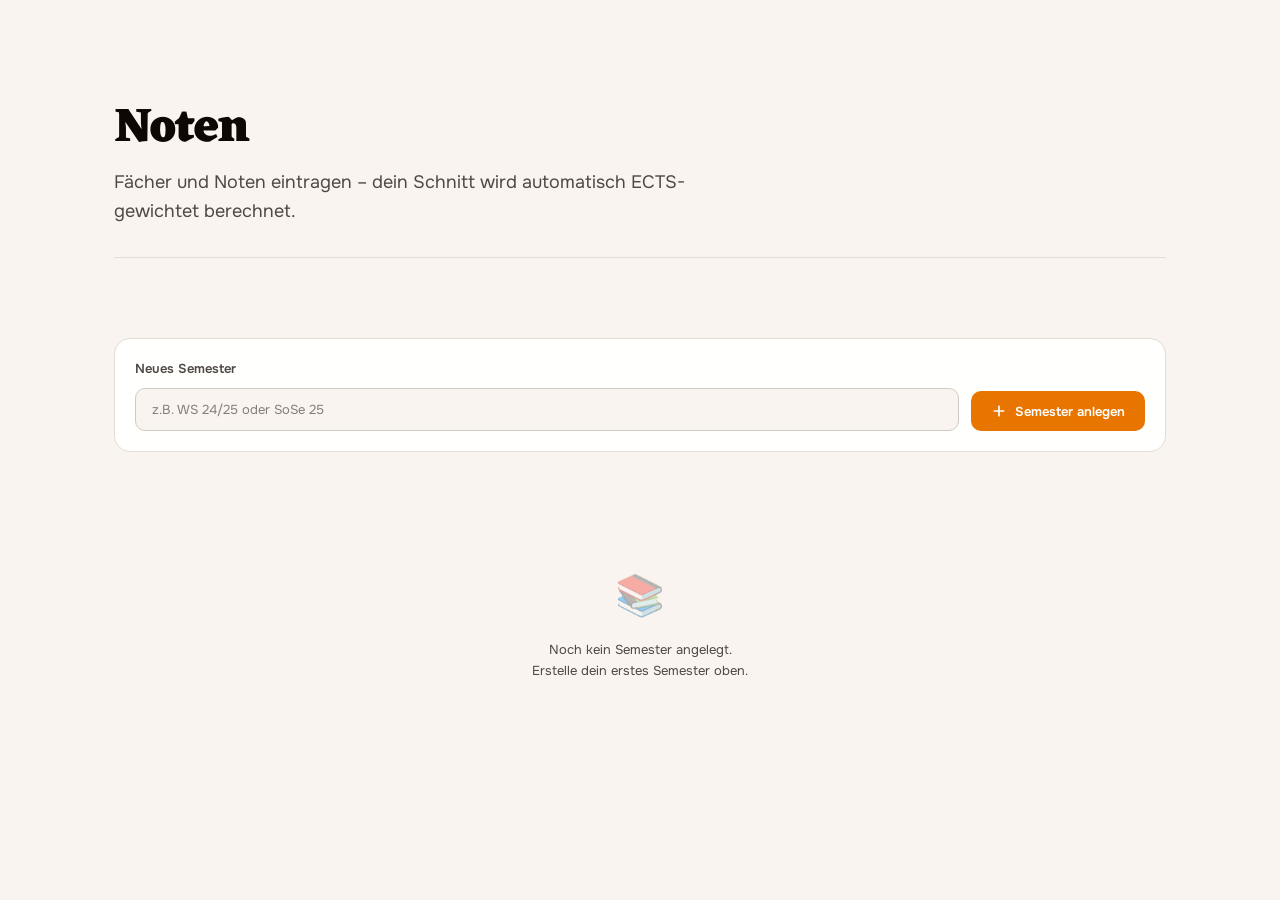
<file: noten.html>
<!DOCTYPE html>
<html lang="de" data-theme="light">
<head>
  <meta charset="UTF-8" />
  <meta name="viewport" content="width=device-width, initial-scale=1.0" />
  <title>StudyFlow – Noten</title>
  <link rel="stylesheet" href="css/style.css" />
  <link rel="stylesheet" href="css/components.css" />
  <style>
    /* ── Summary bar ── */
    .grade-summary {
      display: flex;
      gap: var(--sp-4);
      margin-bottom: var(--sp-8);
      flex-wrap: wrap;
    }

    /* ── Semester block ── */
    .semester-block {
      margin-bottom: var(--sp-6);
    }

    .semester-header {
      display: flex;
      align-items: center;
      justify-content: space-between;
      padding: var(--sp-4) var(--sp-5);
      background-color: var(--bg-subtle);
      border-radius: var(--r-md) var(--r-md) 0 0;
      cursor: pointer;
      user-select: none;
      transition: background-color var(--t-fast);
    }

    .semester-header:hover {
      background-color: var(--bg-muted);
    }

    .semester-header-left {
      display: flex;
      align-items: center;
      gap: var(--sp-3);
    }

    .semester-name {
      font-family: 'Eczar', Georgia, serif;
      font-size: var(--text-md);
      font-weight: 700;
      color: var(--fg);
    }

    .semester-avg {
      font-family: 'Eczar', Georgia, serif;
      font-size: var(--text-xl);
      font-weight: 800;
      line-height: 1;
    }

    .semester-body {
      border: 1px solid var(--border-subtle);
      border-top: none;
      border-radius: 0 0 var(--r-md) var(--r-md);
      overflow: hidden;
    }

    /* ── Flex-basierte Modulliste ── */
    .subjects-list {
      width: 100%;
    }

    /* Header-Zeile */
    .subjects-header {
      display: flex;
      align-items: center;
      padding: var(--sp-2) var(--sp-4);
      background-color: var(--bg-elevated);
      font-size: var(--text-xs);
      font-weight: 600;
      color: var(--fg-3);
      text-transform: uppercase;
      letter-spacing: 0.06em;
    }

    /* Jede Modul-Zeile */
    .subject-row-flex {
      display: flex;
      align-items: center;
      padding: var(--sp-3) var(--sp-4);
      min-height: 52px;
      border-bottom: 1px solid var(--border-subtle);
    }

    .subject-row-flex:last-of-type {
      border-bottom: none;
    }

    .subject-item:nth-child(even) .subject-row-flex {
      background-color: var(--bg);
    }

    .subject-item:nth-child(odd) .subject-row-flex {
      background-color: var(--bg-elevated);
    }

    /* Spalten-Breiten */
    .col-name    { flex: 1; min-width: 0; font-weight: 500; }
    /* Input im Edit-Mode nicht unbegrenzt wachsen lassen */
    .col-name .form-input { max-width: 320px; }
    .col-note    { width: 80px; flex-shrink: 0; }
    .col-note .form-input { width: 100%; }
    .col-ects    { width: 80px; flex-shrink: 0; }
    .col-ects .form-input { width: 100%; }
    .col-actions { width: 88px; flex-shrink: 0; display: flex; justify-content: flex-end; gap: var(--sp-2); align-items: center; }

    /* Add subject row */
    .add-subject-row {
      display: flex;
      gap: var(--sp-2);
      padding: var(--sp-3) var(--sp-4);
      background-color: var(--bg-subtle);
      border-top: 1px solid var(--border-subtle);
      align-items: center;
      flex-wrap: wrap;
    }

    .add-subject-row .form-input {
      flex: 2;
      min-width: 120px;
    }

    .add-subject-row .form-input.narrow {
      flex: 1;
      min-width: 80px;
    }

    /* Add semester form */
    .add-semester-form {
      display: flex;
      gap: var(--sp-3);
      align-items: flex-end;
      flex-wrap: wrap;
      padding: var(--sp-5);
      background-color: var(--bg-elevated);
      border: 1px solid var(--border-subtle);
      border-radius: var(--r-lg);
      margin-bottom: var(--sp-8);
    }

    .add-semester-form .form-group {
      flex: 1;
      min-width: 160px;
    }

    /* ── Statische Noten-/ECTS-Anzeige ── */
    .grade-display,
    .ects-display {
      font-family: 'Eczar', Georgia, serif;
      font-weight: 700;
      font-size: var(--text-md);
      color: var(--fg);
    }

    .subject-actions {
      display: flex;
      gap: var(--sp-2);
      align-items: center;
      justify-content: flex-end;
    }

    /* ── Expand-Toggle (Pfeil links neben Fachname) ── */
    .expand-toggle {
      background: none;
      border: none;
      padding: 0;
      cursor: pointer;
      color: var(--fg-3);
      display: inline-flex;
      align-items: center;
      justify-content: center;
      width: 20px;
      height: 20px;
      border-radius: var(--r-sm);
      margin-right: var(--sp-1);
      flex-shrink: 0;
      transition: color var(--t-fast), transform var(--t-fast), background-color var(--t-fast);
      vertical-align: middle;
    }

    .expand-toggle:hover {
      color: var(--fg);
      background-color: var(--bg-muted);
    }

    .expand-toggle.expanded {
      transform: rotate(90deg);
      color: var(--accent);
    }

    /* ── col-name braucht Flex für Button+Text nebeneinander ── */
    .col-name {
      display: flex;
      align-items: center;
    }

    /* ── Teilleistungen-Panel (ein- und ausklappbar) ── */
    .sub-grades-row {
      display: none;
    }

    .sub-grades-row.is-expanded {
      display: block;
    }

    .sub-grades-inner {
      border-left: 3px solid var(--accent);
      background-color: var(--bg-subtle);
    }

    /* Flex-Zeilen innerhalb des Panels */
    .sg-row {
      display: flex;
      align-items: center;
      gap: var(--sp-3);
      padding: var(--sp-2) var(--sp-4);
      border-bottom: 1px solid var(--border-subtle);
    }

    .sg-row:last-child {
      border-bottom: none;
    }

    .sg-col-name {
      flex: 1;
      min-width: 0;
      display: flex;
      align-items: center;
      gap: var(--sp-2);
      font-size: var(--text-sm);
      color: var(--fg-2);
    }

    .sg-col-note {
      width: 80px;
      flex-shrink: 0;
    }

    /* Note-Input in Sub-Grade-Zeilen: gleiche Breite wie Spalte */
    .sg-col-note .form-input {
      width: 100% !important;
    }

    .sg-col-actions {
      width: 88px;
      flex-shrink: 0;
      display: flex;
      justify-content: flex-end;
      align-items: center;
      gap: var(--sp-2);
    }

    .sub-grade-tree-char {
      color: var(--fg-3);
      font-size: var(--text-xs);
      flex-shrink: 0;
    }

    /* ── Berechnete Note (readonly aus Teilleistungen) ── */
    .computed-grade {
      font-family: 'Eczar', Georgia, serif;
      font-weight: 700;
      font-size: var(--text-md);
      cursor: help;
      display: inline-block;
      vertical-align: middle;
      /* text-decoration statt border-bottom → kein Einfluss auf Zeilenhöhe */
      text-decoration: underline;
      text-decoration-style: dashed;
      text-decoration-color: var(--border);
      text-underline-offset: 3px;
    }

    /* ── Semesterschnitt-Block (ECTS + ungewichtet) ── */
    .sem-avg-block {
      display: flex;
      gap: var(--sp-3);
      align-items: center;
    }

    .sem-avg-item {
      display: flex;
      flex-direction: column;
      align-items: center;
      gap: 1px;
    }

    .sem-avg-label {
      font-size: 9px;
      color: var(--fg-3);
      font-weight: 700;
      text-transform: uppercase;
      letter-spacing: 0.06em;
      line-height: 1;
      font-family: 'Onest', sans-serif;
    }
  </style>
</head>
<body>
  <main class="page">
    <div class="page-header anim-up-1">
      <h1>Noten</h1>
      <p>Fächer und Noten eintragen – dein Schnitt wird automatisch ECTS-gewichtet berechnet.</p>
    </div>

    <!-- Gesamtüberblick -->
    <div class="grade-summary anim-up-2" id="gradeSummary"></div>

    <!-- Semester hinzufügen -->
    <div class="add-semester-form anim-up-3">
      <div class="form-group">
        <label class="form-label" for="semesterNameInput">Neues Semester</label>
        <input class="form-input" type="text" id="semesterNameInput"
               placeholder="z.B. WS 24/25 oder SoSe 25" maxlength="40" />
      </div>
      <button class="btn btn-primary" id="addSemesterBtn">
        <svg xmlns="http://www.w3.org/2000/svg" width="16" height="16" viewBox="0 0 24 24"
             fill="none" stroke="currentColor" stroke-width="2.5"
             stroke-linecap="round" stroke-linejoin="round" aria-hidden="true">
          <line x1="12" y1="5" x2="12" y2="19"/>
          <line x1="5" y1="12" x2="19" y2="12"/>
        </svg>
        Semester anlegen
      </button>
    </div>

    <!-- Semester-Liste -->
    <div id="semesterList">
      <div class="empty-state" style="padding-top: var(--sp-20)">
        <div class="empty-state-icon">📚</div>
        <p>Noch kein Semester angelegt.<br>Erstelle dein erstes Semester oben.</p>
      </div>
    </div>
  </main>

  <script src="js/app.js"></script>
  <script src="js/noten.js"></script>
</body>
</html>
</file>
<file: css/style.css>
/* ═══════════════════════════════════════════════════════════
   Fonts
═══════════════════════════════════════════════════════════ */
@import url('https://fonts.googleapis.com/css2?family=Eczar:wght@400..800&family=Onest:wght@300;400;500;600;700&display=swap');

/* ═══════════════════════════════════════════════════════════
   Design Tokens
═══════════════════════════════════════════════════════════ */
:root {
  /* Brand accent – warm amber-gold */
  --accent:       oklch(0.68 0.18 58);
  --accent-hover: oklch(0.60 0.20 58);
  --accent-dim:   oklch(0.68 0.18 58 / 0.15);

  /* Semantic grade colors */
  --grade-good:   oklch(0.60 0.15 140);
  --grade-mid:    oklch(0.70 0.16 72);
  --grade-bad:    oklch(0.58 0.18 25);

  /* Calendar event colors – warm, cohesive with amber accent */
  --cal-exam:  oklch(0.56 0.16 35);
  --cal-study: oklch(0.57 0.13 145);

  /* Type scale (fixed rem for app UI) */
  --text-xs:   0.6875rem;   /* 11px */
  --text-sm:   0.8125rem;   /* 13px */
  --text-base: 0.9375rem;   /* 15px */
  --text-md:   1rem;        /* 16px */
  --text-lg:   1.125rem;    /* 18px */
  --text-xl:   1.25rem;     /* 20px */
  --text-2xl:  1.5rem;      /* 24px */
  --text-3xl:  1.875rem;    /* 30px */
  --text-4xl:  2.25rem;     /* 36px */
  --text-5xl:  3rem;        /* 48px */
  --text-6xl:  3.75rem;     /* 60px */

  /* 4pt spacing scale */
  --sp-1:  0.25rem;   /* 4px  */
  --sp-2:  0.5rem;    /* 8px  */
  --sp-3:  0.75rem;   /* 12px */
  --sp-4:  1rem;      /* 16px */
  --sp-5:  1.25rem;   /* 20px */
  --sp-6:  1.5rem;    /* 24px */
  --sp-8:  2rem;      /* 32px */
  --sp-10: 2.5rem;    /* 40px */
  --sp-12: 3rem;      /* 48px */
  --sp-16: 4rem;      /* 64px */
  --sp-20: 5rem;      /* 80px */

  /* Radii */
  --r-sm:   6px;
  --r-md:   10px;
  --r-lg:   16px;
  --r-xl:   22px;
  --r-full: 9999px;

  /* Easing */
  --ease-out: cubic-bezier(0.16, 1, 0.3, 1);

  /* Transitions */
  --t-fast: 100ms var(--ease-out);
  --t-base: 180ms var(--ease-out);
  --t-slow: 320ms var(--ease-out);

  /* Navbar */
  --navbar-h: 62px;
}

/* ── Light theme ─────────────────────────────────────────── */
[data-theme="light"] {
  --bg:          oklch(0.97 0.009 75);
  --bg-elevated: oklch(1.00 0.002 75);
  --bg-subtle:   oklch(0.93 0.012 75);
  --bg-muted:    oklch(0.88 0.016 75);

  --fg:          oklch(0.14 0.018 60);
  --fg-2:        oklch(0.41 0.013 65);
  --fg-3:        oklch(0.60 0.009 70);

  --border:        oklch(0.84 0.012 75);
  --border-subtle: oklch(0.90 0.008 75);

  --shadow:    0 1px 3px oklch(0.14 0.018 60 / 0.08), 0 4px 16px oklch(0.14 0.018 60 / 0.07);
  --shadow-lg: 0 8px 36px oklch(0.14 0.018 60 / 0.12);

  --accent-on-bg: var(--accent);
}

/* ── Dark theme ──────────────────────────────────────────── */
[data-theme="dark"] {
  --bg:          oklch(0.13 0.012 55);
  --bg-elevated: oklch(0.18 0.014 55);
  --bg-subtle:   oklch(0.22 0.016 58);
  --bg-muted:    oklch(0.27 0.018 60);

  --fg:          oklch(0.94 0.007 75);
  --fg-2:        oklch(0.71 0.010 70);
  --fg-3:        oklch(0.51 0.008 68);

  --border:        oklch(0.29 0.016 58);
  --border-subtle: oklch(0.23 0.012 55);

  --shadow:    0 1px 3px oklch(0 0 0 / 0.32), 0 4px 16px oklch(0 0 0 / 0.26);
  --shadow-lg: 0 8px 40px oklch(0 0 0 / 0.46);

  --accent-on-bg: oklch(0.78 0.16 58);
}

/* ═══════════════════════════════════════════════════════════
   Reset
═══════════════════════════════════════════════════════════ */
*,
*::before,
*::after {
  box-sizing: border-box;
  margin: 0;
  padding: 0;
}

html {
  font-size: 16px;
  -webkit-text-size-adjust: 100%;
  scroll-behavior: smooth;
}

body {
  font-family: 'Onest', system-ui, -apple-system, sans-serif;
  font-size: var(--text-base);
  background-color: var(--bg);
  color: var(--fg);
  line-height: 1.6;
  min-height: 100vh;
  padding-top: var(--navbar-h);
  transition: background-color var(--t-base), color var(--t-base);
}

a {
  color: inherit;
  text-decoration: none;
}

img,
svg {
  display: block;
  max-width: 100%;
}

button {
  cursor: pointer;
  font-family: inherit;
  font-size: inherit;
  border: none;
  background: none;
  color: inherit;
}

input,
select,
textarea {
  font-family: inherit;
  font-size: inherit;
  color: inherit;
}

ul,
ol {
  list-style: none;
}

/* ═══════════════════════════════════════════════════════════
   Typography
═══════════════════════════════════════════════════════════ */
h1, h2, h3, h4, h5, h6 {
  font-family: 'Eczar', Georgia, serif;
  line-height: 1.12;
  color: var(--fg);
}

h1 { font-size: var(--text-4xl); font-weight: 800; letter-spacing: -0.02em; }
h2 { font-size: var(--text-3xl); font-weight: 700; letter-spacing: -0.015em; }
h3 { font-size: var(--text-2xl); font-weight: 700; }
h4 { font-size: var(--text-xl);  font-weight: 600; }
h5 { font-size: var(--text-lg);  font-weight: 600; }

p {
  color: var(--fg-2);
  max-width: 66ch;
}

small {
  font-size: var(--text-sm);
  color: var(--fg-3);
}

/* ═══════════════════════════════════════════════════════════
   Page Layout
═══════════════════════════════════════════════════════════ */
.page {
  max-width: 1100px;
  margin: 0 auto;
  padding: var(--sp-10) var(--sp-6);
}

.page-header {
  margin-bottom: var(--sp-12);
  padding-bottom: var(--sp-8);
  border-bottom: 1px solid var(--border-subtle);
}

.page-header h1 {
  font-size: var(--text-5xl);
  margin-bottom: var(--sp-3);
}

.page-header p {
  font-size: var(--text-lg);
  max-width: 52ch;
}

/* Two-column responsive grid */
.grid-2 {
  display: grid;
  grid-template-columns: repeat(auto-fit, minmax(300px, 1fr));
  gap: var(--sp-6);
}

/* Three-column responsive grid */
.grid-3 {
  display: grid;
  grid-template-columns: repeat(auto-fit, minmax(220px, 1fr));
  gap: var(--sp-4);
}

/* Sidebar layout: 2/3 + 1/3 */
.layout-sidebar {
  display: grid;
  grid-template-columns: 1fr 340px;
  gap: var(--sp-8);
  align-items: start;
}

/* ═══════════════════════════════════════════════════════════
   Utility Classes
═══════════════════════════════════════════════════════════ */
.sr-only {
  position: absolute;
  width: 1px;
  height: 1px;
  padding: 0;
  margin: -1px;
  overflow: hidden;
  clip: rect(0, 0, 0, 0);
  border: 0;
}

/* Flex shortcuts */
.flex         { display: flex; }
.flex-col     { display: flex; flex-direction: column; }
.items-center { align-items: center; }
.items-start  { align-items: flex-start; }
.justify-between { justify-content: space-between; }
.justify-center  { justify-content: center; }
.flex-1       { flex: 1; }
.flex-wrap    { flex-wrap: wrap; }

/* Gap */
.gap-1 { gap: var(--sp-1); }
.gap-2 { gap: var(--sp-2); }
.gap-3 { gap: var(--sp-3); }
.gap-4 { gap: var(--sp-4); }
.gap-6 { gap: var(--sp-6); }

/* Margin */
.mt-2  { margin-top: var(--sp-2); }
.mt-4  { margin-top: var(--sp-4); }
.mt-6  { margin-top: var(--sp-6); }
.mt-8  { margin-top: var(--sp-8); }
.mt-12 { margin-top: var(--sp-12); }
.mb-2  { margin-bottom: var(--sp-2); }
.mb-4  { margin-bottom: var(--sp-4); }
.mb-6  { margin-bottom: var(--sp-6); }
.mb-8  { margin-bottom: var(--sp-8); }

/* Text */
.text-xs      { font-size: var(--text-xs); }
.text-sm      { font-size: var(--text-sm); }
.text-lg      { font-size: var(--text-lg); }
.text-xl      { font-size: var(--text-xl); }
.text-accent  { color: var(--accent-on-bg); }
.text-muted   { color: var(--fg-3); }
.text-2nd     { color: var(--fg-2); }
.font-semibold { font-weight: 600; }
.font-bold     { font-weight: 700; }
.text-center   { text-align: center; }

/* Divider */
.divider {
  height: 1px;
  background-color: var(--border-subtle);
  margin: var(--sp-6) 0;
}

/* ═══════════════════════════════════════════════════════════
   Empty State
═══════════════════════════════════════════════════════════ */
.empty-state {
  display: flex;
  flex-direction: column;
  align-items: center;
  justify-content: center;
  padding: var(--sp-16) var(--sp-8);
  text-align: center;
  color: var(--fg-3);
  gap: var(--sp-3);
}

.empty-state-icon {
  font-size: 2.5rem;
  opacity: 0.4;
}

.empty-state p {
  font-size: var(--text-sm);
  max-width: 36ch;
  margin: 0 auto;
}

/* ═══════════════════════════════════════════════════════════
   Responsive
═══════════════════════════════════════════════════════════ */
@media (max-width: 768px) {
  .layout-sidebar {
    grid-template-columns: 1fr;
  }
}

@media (max-width: 640px) {
  .page {
    padding: var(--sp-6) var(--sp-4);
  }

  h1 { font-size: var(--text-3xl); }
  h2 { font-size: var(--text-2xl); }
  h3 { font-size: var(--text-xl); }
}
</file>
<file: css/components.css>
/* ═══════════════════════════════════════════════════════════
   Navbar
═══════════════════════════════════════════════════════════ */
.navbar {
  position: fixed;
  top: 0;
  left: 0;
  right: 0;
  height: var(--navbar-h);
  z-index: 100;
  background-color: var(--bg-elevated);
  border-bottom: 1px solid var(--border-subtle);
  transition: background-color var(--t-base), border-color var(--t-base);
}

.navbar-inner {
  max-width: 1100px;
  margin: 0 auto;
  padding: 0 var(--sp-6);
  height: 100%;
  display: flex;
  align-items: center;
  gap: var(--sp-6);
}

.navbar-brand {
  font-family: 'Onest', system-ui, sans-serif;
  font-size: var(--text-xl);
  font-weight: 700;
  color: var(--fg);
  letter-spacing: -0.03em;
  flex-shrink: 0;
}

.navbar-brand span {
  color: var(--accent-on-bg);
}

.navbar-links {
  display: flex;
  align-items: center;
  gap: var(--sp-1);
  flex: 1;
}

.nav-link {
  font-size: var(--text-sm);
  font-weight: 500;
  color: var(--fg-2);
  padding: var(--sp-2) var(--sp-3);
  border-radius: var(--r-sm);
  transition: color var(--t-fast), background-color var(--t-fast);
  white-space: nowrap;
}

.nav-link:hover {
  color: var(--fg);
  background-color: var(--bg-subtle);
}

.nav-link.active {
  color: var(--accent-on-bg);
  background-color: var(--accent-dim);
  font-weight: 700;
}

.navbar-actions {
  margin-left: auto;
  flex-shrink: 0;
}

/* ── Profile dropdown ──────────────────────────────────── */
.profile-wrapper {
  position: relative;
}

.profile-btn {
  display: flex;
  align-items: center;
  gap: var(--sp-2);
  padding: var(--sp-2) var(--sp-3);
  border-radius: var(--r-md);
  transition: background-color var(--t-fast);
}

.profile-btn:hover {
  background-color: var(--bg-subtle);
}

.profile-avatar {
  width: 28px;
  height: 28px;
  border-radius: var(--r-full);
  background-color: var(--accent-dim);
  color: var(--accent-on-bg);
  font-size: var(--text-sm);
  font-weight: 700;
  display: flex;
  align-items: center;
  justify-content: center;
  flex-shrink: 0;
}

.profile-name {
  font-size: var(--text-sm);
  font-weight: 500;
  color: var(--fg);
  max-width: 100px;
  overflow: hidden;
  text-overflow: ellipsis;
  white-space: nowrap;
}

.profile-chevron {
  width: 14px;
  height: 14px;
  color: var(--fg-3);
  transition: transform var(--t-fast);
}

.profile-btn[aria-expanded="true"] .profile-chevron {
  transform: rotate(180deg);
}

.profile-dropdown {
  position: absolute;
  top: calc(100% + var(--sp-2));
  right: 0;
  width: 220px;
  background-color: var(--bg-elevated);
  border: 1px solid var(--border);
  border-radius: var(--r-lg);
  box-shadow: var(--shadow-lg);
  overflow: hidden;
  z-index: 200;

  transform: translateY(-6px) scale(0.97);
  opacity: 0;
  pointer-events: none;
  transition:
    transform var(--t-base),
    opacity var(--t-base);
}

.profile-dropdown.open {
  transform: translateY(0) scale(1);
  opacity: 1;
  pointer-events: auto;
}

.dropdown-header {
  padding: var(--sp-4) var(--sp-4) var(--sp-3);
}

.dropdown-user-name {
  font-size: var(--text-sm);
  font-weight: 600;
  color: var(--fg);
  display: block;
}

.dropdown-user-sub {
  font-size: var(--text-xs);
  color: var(--fg-3);
  display: block;
  margin-top: 2px;
}

.dropdown-divider {
  height: 1px;
  background-color: var(--border-subtle);
}

/* Theme row */
.theme-row {
  display: flex;
  align-items: center;
  justify-content: space-between;
  padding: var(--sp-3) var(--sp-4);
}

.theme-row-label {
  font-size: var(--text-sm);
  color: var(--fg-2);
}

/* Segmented theme switcher (Mond / Sonne) */
.theme-switcher {
  display: flex;
  background-color: var(--bg-muted);
  border-radius: var(--r-full);
  padding: 2px;
  gap: 1px;
}

.theme-opt {
  display: flex;
  align-items: center;
  justify-content: center;
  width: 28px;
  height: 24px;
  border-radius: var(--r-full);
  color: var(--fg-3);
  transition: background-color var(--t-base), color var(--t-base), box-shadow var(--t-base);
}

.theme-opt:hover {
  color: var(--fg-2);
}

.theme-opt.active {
  background-color: var(--bg-elevated);
  color: var(--fg);
  box-shadow: 0 1px 3px oklch(0 0 0 / 0.12);
}

/* Dropdown action item */
.dropdown-item {
  display: block;
  width: 100%;
  text-align: left;
  padding: var(--sp-3) var(--sp-4);
  font-size: var(--text-sm);
  color: var(--fg-2);
  transition: background-color var(--t-fast), color var(--t-fast);
}

.dropdown-item:hover {
  background-color: var(--bg-subtle);
  color: var(--fg);
}

/* Mobile navbar */
@media (max-width: 640px) {
  .navbar-inner {
    padding: 0 var(--sp-4);
    gap: var(--sp-3);
  }

  .navbar-links {
    gap: 0;
  }

  .nav-link {
    padding: var(--sp-2) var(--sp-2);
    font-size: var(--text-xs);
  }

  .profile-name {
    display: none;
  }
}

/* ═══════════════════════════════════════════════════════════
   Buttons
═══════════════════════════════════════════════════════════ */
.btn {
  display: inline-flex;
  align-items: center;
  justify-content: center;
  gap: var(--sp-2);
  padding: var(--sp-3) var(--sp-5);
  border-radius: var(--r-md);
  font-size: var(--text-sm);
  font-weight: 600;
  line-height: 1;
  white-space: nowrap;
  transition: background-color var(--t-fast), color var(--t-fast), transform var(--t-fast), box-shadow var(--t-fast);
  user-select: none;
}

.btn:active {
  transform: scale(0.97);
}

.btn-primary {
  background-color: var(--accent);
  color: white;
}

.btn-primary:hover {
  background-color: var(--accent-hover);
}

.btn-secondary {
  background-color: var(--bg-subtle);
  color: var(--fg);
}

.btn-secondary:hover {
  background-color: var(--bg-muted);
}

.btn-ghost {
  color: var(--fg-2);
}

.btn-ghost:hover {
  background-color: var(--bg-subtle);
  color: var(--fg);
}

.btn-danger {
  background-color: oklch(0.58 0.20 25 / 0.12);
  color: var(--grade-bad);
}

.btn-danger:hover {
  background-color: oklch(0.58 0.20 25 / 0.20);
}

.btn-sm {
  padding: var(--sp-2) var(--sp-3);
  font-size: var(--text-xs);
  border-radius: var(--r-sm);
  min-width: 32px;
  min-height: 32px;
}

.btn-lg {
  padding: var(--sp-4) var(--sp-8);
  font-size: var(--text-md);
  border-radius: var(--r-lg);
}

.btn-icon {
  width: 34px;
  height: 34px;
  padding: 0;
  border-radius: var(--r-sm);
}

/* ═══════════════════════════════════════════════════════════
   Cards
═══════════════════════════════════════════════════════════ */
.card {
  background-color: var(--bg-elevated);
  border: 1px solid var(--border-subtle);
  border-radius: var(--r-lg);
  padding: var(--sp-6);
  transition: border-color var(--t-base), box-shadow var(--t-base);
  box-shadow: var(--shadow);
}

.card-hover:hover {
  border-color: var(--border);
  box-shadow: var(--shadow-lg);
}

.card-header {
  display: flex;
  align-items: center;
  justify-content: space-between;
  margin-bottom: var(--sp-5);
}

.card-title {
  font-family: 'Eczar', Georgia, serif;
  font-size: var(--text-md);
  font-weight: 700;
  color: var(--fg);
}

.card-subtitle {
  font-size: var(--text-xs);
  color: var(--fg-3);
  margin-top: 2px;
}

/* Stat card */
.stat-card {
  background-color: var(--bg-elevated);
  border: 1px solid var(--border-subtle);
  border-radius: var(--r-lg);
  padding: var(--sp-6);
}

.stat-label {
  font-size: var(--text-xs);
  font-weight: 600;
  color: var(--fg-3);
  text-transform: uppercase;
  letter-spacing: 0.06em;
  margin-bottom: var(--sp-2);
}

.stat-value {
  font-family: 'Eczar', Georgia, serif;
  font-size: var(--text-4xl);
  font-weight: 800;
  color: var(--fg);
  line-height: 1;
  letter-spacing: -0.03em;
}

.stat-unit {
  font-size: var(--text-lg);
  font-weight: 600;
  color: var(--fg-3);
  margin-left: 2px;
}

.stat-sub {
  font-size: var(--text-xs);
  color: var(--fg-3);
  margin-top: var(--sp-2);
}

/* ═══════════════════════════════════════════════════════════
   Form Elements
═══════════════════════════════════════════════════════════ */
.form-group {
  display: flex;
  flex-direction: column;
  gap: var(--sp-2);
}

.form-label {
  font-size: var(--text-sm);
  font-weight: 600;
  color: var(--fg-2);
}

.form-input,
.form-select {
  width: 100%;
  padding: var(--sp-3) var(--sp-4);
  background-color: var(--bg);
  border: 1px solid var(--border);
  border-radius: var(--r-md);
  color: var(--fg);
  font-size: var(--text-sm);
  transition: border-color var(--t-fast), box-shadow var(--t-fast);
  appearance: none;
  -webkit-appearance: none;
}

.form-input:focus,
.form-select:focus {
  outline: none;
  border-color: var(--accent-on-bg);
  box-shadow: 0 0 0 3px var(--accent-dim);
}

.form-input::placeholder {
  color: var(--fg-3);
}

.form-select {
  background-image: url("data:image/svg+xml,%3Csvg xmlns='http://www.w3.org/2000/svg' width='12' height='12' viewBox='0 0 24 24' fill='none' stroke='%23888' stroke-width='2' stroke-linecap='round' stroke-linejoin='round'%3E%3Cpolyline points='6 9 12 15 18 9'%3E%3C/polyline%3E%3C/svg%3E");
  background-repeat: no-repeat;
  background-position: right var(--sp-3) center;
  padding-right: var(--sp-8);
  cursor: pointer;
}

/* Checkbox group (days of week) */
.checkbox-group {
  display: flex;
  flex-wrap: wrap;
  gap: var(--sp-2);
}

.day-checkbox {
  display: none;
}

.day-label {
  display: flex;
  align-items: center;
  justify-content: center;
  width: 36px;
  height: 36px;
  border-radius: var(--r-sm);
  border: 1px solid var(--border);
  font-size: var(--text-xs);
  font-weight: 600;
  color: var(--fg-3);
  cursor: pointer;
  transition: border-color var(--t-fast), background-color var(--t-fast), color var(--t-fast);
  user-select: none;
}

.day-label:hover {
  border-color: var(--accent-on-bg);
  color: var(--accent-on-bg);
}

.day-checkbox:checked + .day-label {
  background-color: var(--accent-dim);
  border-color: var(--accent-on-bg);
  color: var(--accent-on-bg);
}

/* Number input with range */
.input-with-unit {
  display: flex;
  align-items: center;
  gap: var(--sp-3);
}

.input-with-unit .form-input {
  width: 80px;
  text-align: center;
}

.input-unit {
  font-size: var(--text-sm);
  color: var(--fg-3);
  white-space: nowrap;
}

/* ═══════════════════════════════════════════════════════════
   Badge / Tag
═══════════════════════════════════════════════════════════ */
.badge {
  display: inline-flex;
  align-items: center;
  padding: 2px var(--sp-2);
  border-radius: var(--r-full);
  font-size: var(--text-xs);
  font-weight: 600;
  white-space: nowrap;
}

.badge-accent {
  background-color: var(--accent-dim);
  color: var(--accent-on-bg);
}

.badge-good {
  background-color: oklch(0.60 0.15 140 / 0.15);
  color: var(--grade-good);
}

.badge-mid {
  background-color: oklch(0.70 0.16 72 / 0.15);
  color: var(--grade-mid);
}

.badge-bad {
  background-color: oklch(0.58 0.20 25 / 0.15);
  color: var(--grade-bad);
}

.badge-neutral {
  background-color: var(--bg-muted);
  color: var(--fg-3);
}

/* ═══════════════════════════════════════════════════════════
   Modal
═══════════════════════════════════════════════════════════ */
.modal-backdrop {
  position: fixed;
  inset: 0;
  background-color: oklch(0 0 0 / 0.45);
  z-index: 300;
  display: flex;
  align-items: center;
  justify-content: center;
  padding: var(--sp-4);
  opacity: 0;
  pointer-events: none;
  transition: opacity var(--t-base);
}

.modal-backdrop.open {
  opacity: 1;
  pointer-events: auto;
}

.modal {
  background-color: var(--bg-elevated);
  border: 1px solid var(--border);
  border-radius: var(--r-xl);
  box-shadow: var(--shadow-lg);
  width: 100%;
  max-width: 440px;
  padding: var(--sp-8);
  transform: translateY(16px) scale(0.97);
  transition: transform var(--t-base);
}

.modal-backdrop.open .modal {
  transform: translateY(0) scale(1);
}

.modal-header {
  margin-bottom: var(--sp-6);
}

.modal-title {
  font-family: 'Eczar', Georgia, serif;
  font-size: var(--text-xl);
  font-weight: 700;
  color: var(--fg);
}

.modal-body {
  display: flex;
  flex-direction: column;
  gap: var(--sp-4);
}

.modal-footer {
  display: flex;
  gap: var(--sp-3);
  justify-content: flex-end;
  margin-top: var(--sp-6);
}

/* ═══════════════════════════════════════════════════════════
   List Items (generic)
═══════════════════════════════════════════════════════════ */
.list-item {
  display: flex;
  align-items: center;
  gap: var(--sp-3);
  padding: var(--sp-3) var(--sp-4);
  border-radius: var(--r-md);
  transition: background-color var(--t-fast);
}

.list-item:hover {
  background-color: var(--bg-subtle);
}

.list-item-main {
  flex: 1;
  min-width: 0;
}

.list-item-title {
  font-size: var(--text-sm);
  font-weight: 500;
  color: var(--fg);
  white-space: nowrap;
  overflow: hidden;
  text-overflow: ellipsis;
}

.list-item-sub {
  font-size: var(--text-xs);
  color: var(--fg-3);
  margin-top: 1px;
}

.list-item-action {
  opacity: 0;
  transition: opacity var(--t-fast);
}

.list-item:hover .list-item-action {
  opacity: 1;
}

/* ═══════════════════════════════════════════════════════════
   Section header row
═══════════════════════════════════════════════════════════ */
.section-row {
  display: flex;
  align-items: center;
  justify-content: space-between;
  margin-bottom: var(--sp-4);
}

.section-title {
  font-family: 'Eczar', Georgia, serif;
  font-size: var(--text-md);
  font-weight: 700;
  color: var(--fg);
}

/* ═══════════════════════════════════════════════════════════
   Countdown chip
═══════════════════════════════════════════════════════════ */
.countdown-chip {
  display: inline-flex;
  align-items: center;
  gap: var(--sp-1);
  padding: var(--sp-1) var(--sp-2);
  background-color: var(--bg-muted);
  border-radius: var(--r-full);
  font-size: var(--text-xs);
  font-weight: 600;
  color: var(--fg-2);
}

.countdown-chip.urgent {
  background-color: oklch(0.58 0.20 25 / 0.15);
  color: var(--grade-bad);
}

.countdown-chip.soon {
  background-color: oklch(0.70 0.16 72 / 0.15);
  color: var(--grade-mid);
}

/* ═══════════════════════════════════════════════════════════
   Grade display
═══════════════════════════════════════════════════════════ */
.grade-display {
  font-family: 'Eczar', Georgia, serif;
  font-weight: 700;
  color: var(--fg);
}

.grade-good  { color: var(--grade-good); }
.grade-mid   { color: var(--grade-mid); }
.grade-bad   { color: var(--grade-bad); }

/* ═══════════════════════════════════════════════════════════
   Entrance Animations
═══════════════════════════════════════════════════════════ */
@keyframes animUp {
  from {
    opacity: 0;
    transform: translateY(18px);
  }
  to {
    opacity: 1;
    transform: translateY(0);
  }
}

.anim-up {
  animation: animUp 0.55s cubic-bezier(0.16, 1, 0.3, 1) both;
}

.anim-up-1 { animation: animUp 0.55s cubic-bezier(0.16, 1, 0.3, 1) 0ms   both; }
.anim-up-2 { animation: animUp 0.55s cubic-bezier(0.16, 1, 0.3, 1) 70ms  both; }
.anim-up-3 { animation: animUp 0.55s cubic-bezier(0.16, 1, 0.3, 1) 140ms both; }
.anim-up-4 { animation: animUp 0.55s cubic-bezier(0.16, 1, 0.3, 1) 210ms both; }
.anim-up-5 { animation: animUp 0.55s cubic-bezier(0.16, 1, 0.3, 1) 280ms both; }
.anim-up-6 { animation: animUp 0.55s cubic-bezier(0.16, 1, 0.3, 1) 350ms both; }

@media (prefers-reduced-motion: reduce) {
  .anim-up,
  .anim-up-1, .anim-up-2, .anim-up-3, .anim-up-4, .anim-up-5, .anim-up-6 {
    animation: none;
  }
}
</file>
